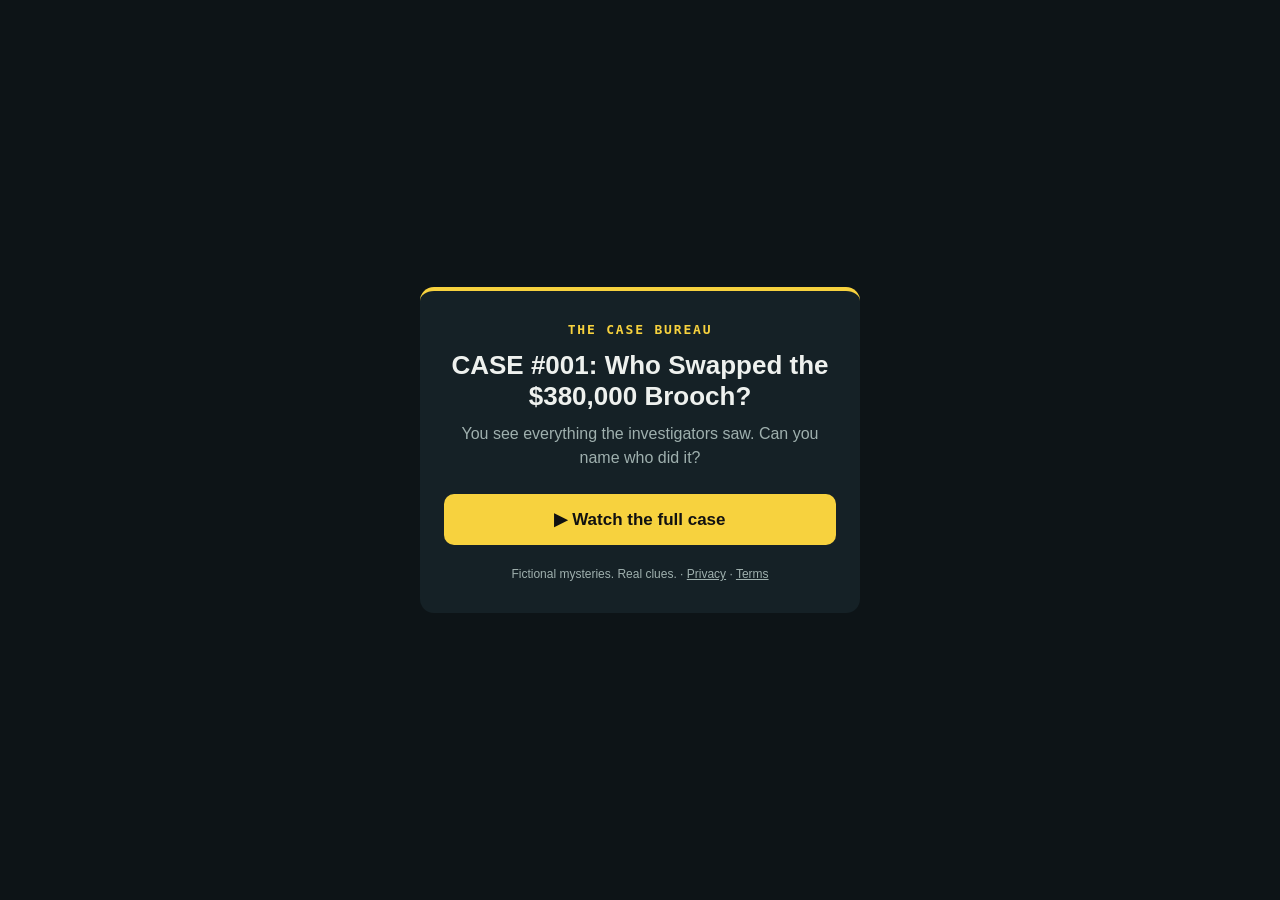
<file: index.html>
<!doctype html>
<html lang="en"><head><meta charset="utf-8"><meta name="viewport" content="width=device-width, initial-scale=1">
<title>The Case Bureau</title><meta http-equiv="refresh" content="2;url=https://youtu.be/7RyRN9iq6zc">
<meta property="og:title" content="CASE #001: Who Swapped the $380,000 Brooch?"><meta property="og:description" content="You see everything the investigators saw. Can you name who did it?">
<style>
:root{--bg:#0d1417;--card:#152126;--ink:#eef1ee;--dim:#9fb0ae;--amber:#f7d23e}
*{box-sizing:border-box}body{margin:0;min-height:100vh;display:grid;place-items:center;background:var(--bg);color:var(--ink);
font-family:-apple-system,BlinkMacSystemFont,"Segoe UI",sans-serif;padding:16px}
main{max-width:440px;width:100%;background:var(--card);border-radius:14px;padding:32px 24px;text-align:center;border-top:4px solid var(--amber)}
.k{font:600 13px/1 ui-monospace,Menlo,monospace;letter-spacing:.14em;color:var(--amber)}
h1{font-size:26px;line-height:1.2;margin:14px 0 10px}p{color:var(--dim);margin:0 0 24px;line-height:1.5}
a.b{display:block;background:var(--amber);color:#111;text-decoration:none;font-weight:700;padding:15px;border-radius:10px;font-size:17px}
small{display:block;margin-top:22px;color:var(--dim);font-size:12px}small a{color:var(--dim)}
</style></head><body><main>
<div class="k">THE CASE BUREAU</div><h1>CASE #001: Who Swapped the $380,000 Brooch?</h1><p>You see everything the investigators saw. Can you name who did it?</p>
<a class="b" href="https://youtu.be/7RyRN9iq6zc">▶ Watch the full case</a>
<small>Fictional mysteries. Real clues. · <a href="privacy.html">Privacy</a> · <a href="terms.html">Terms</a></small>
</main></body></html>
</file>
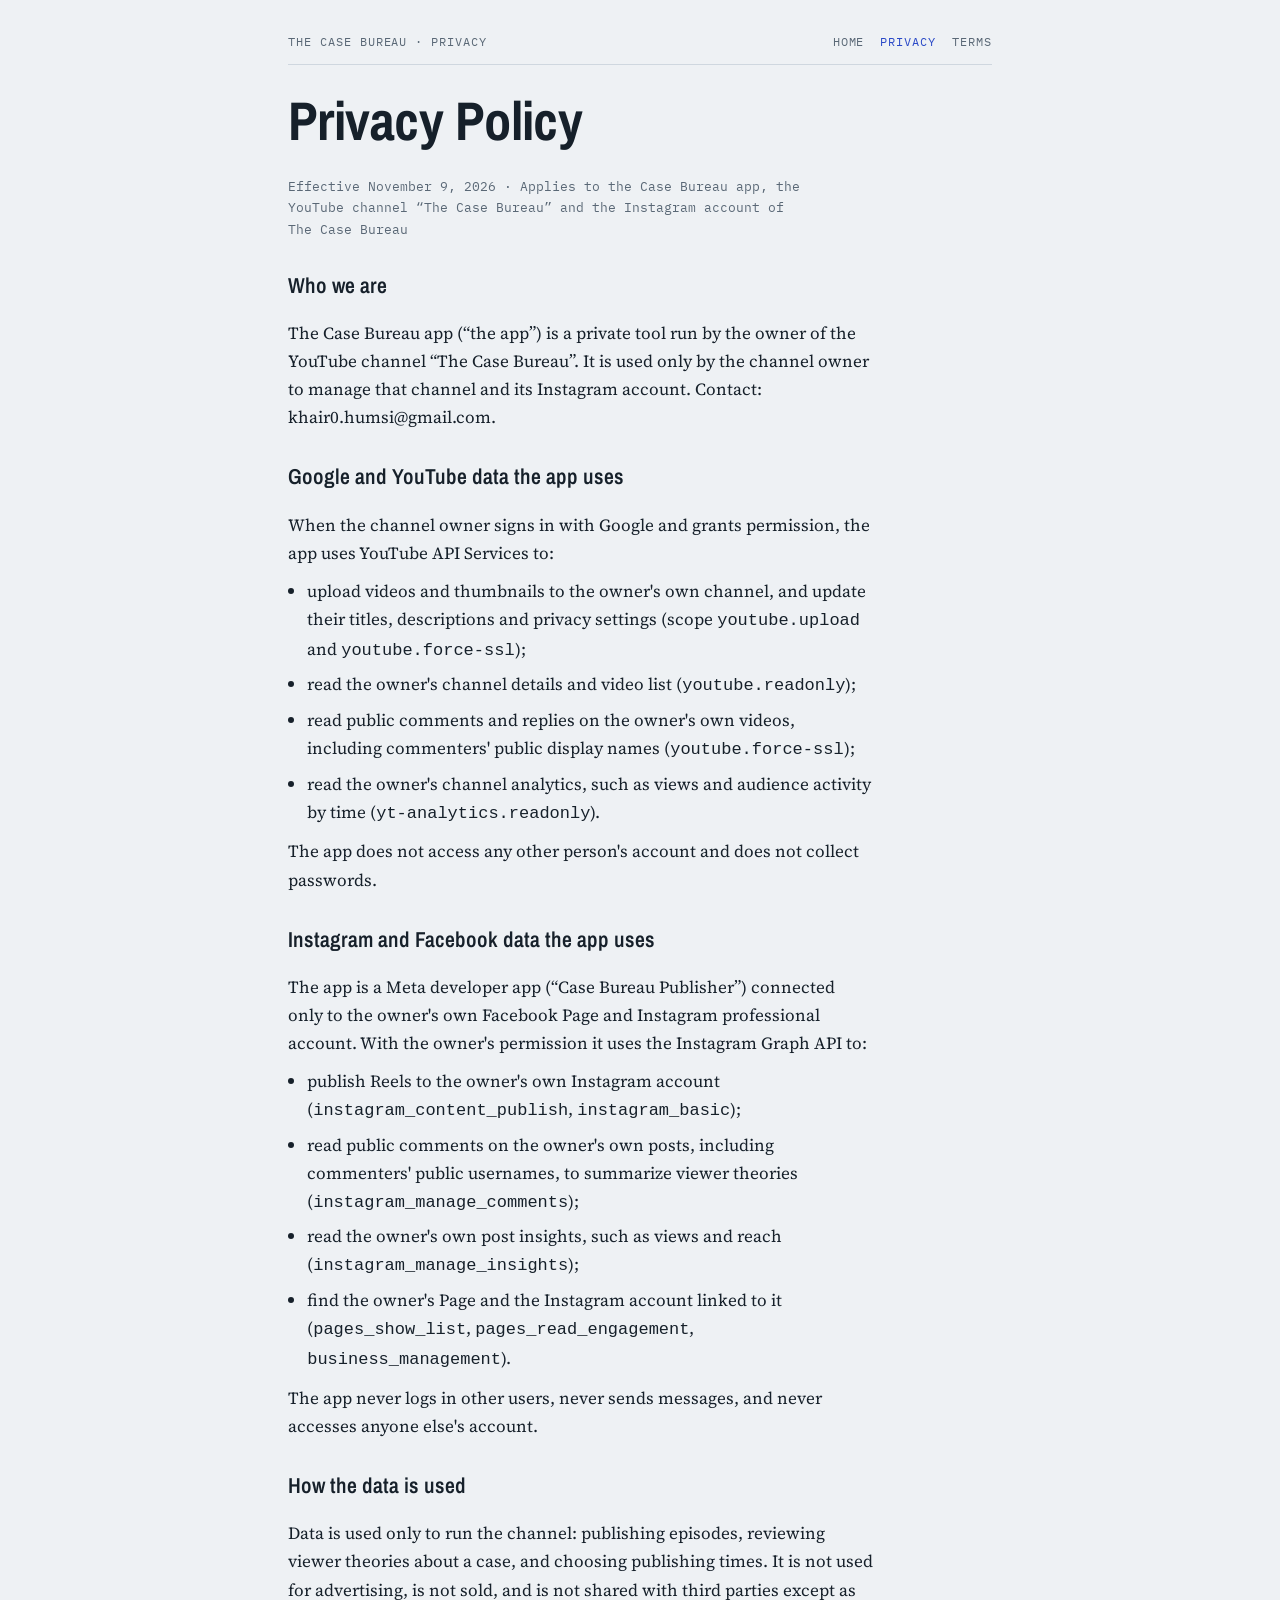
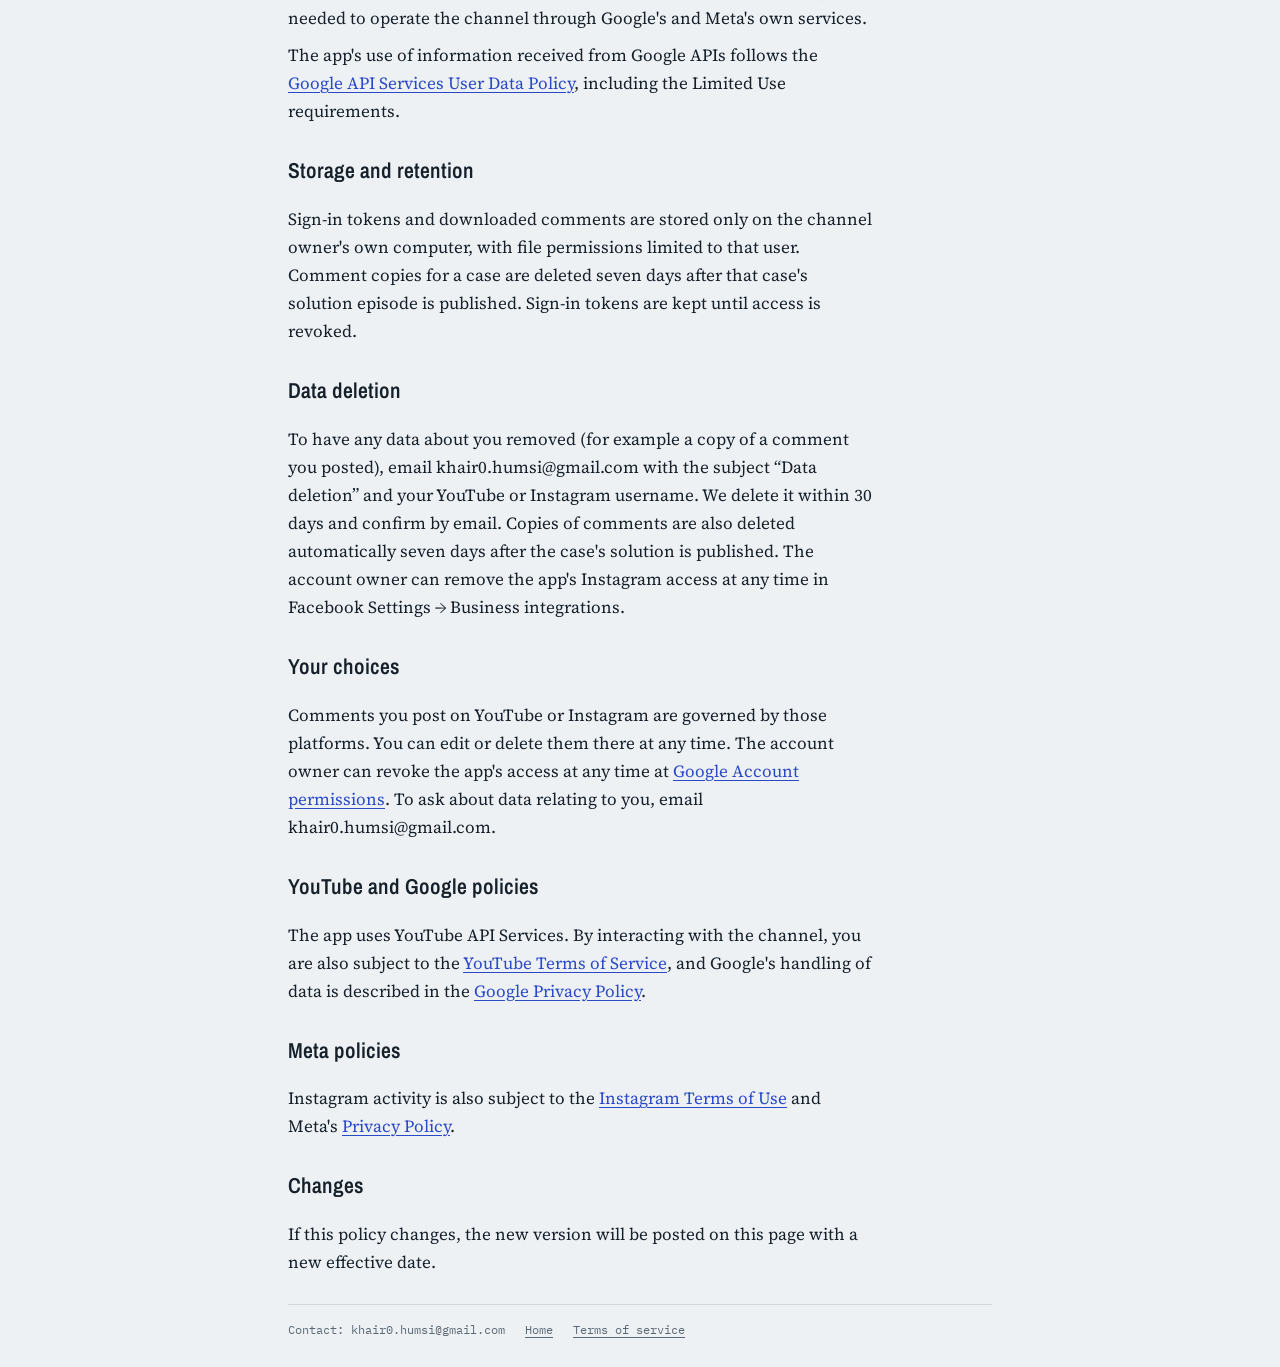
<file: privacy.html>
<!doctype html>
<html lang="en">
<head>
<meta charset="utf-8">
<meta name="viewport" content="width=device-width, initial-scale=1, viewport-fit=cover">
<meta name="claude:viewport-fit-sides" content="cover">
<title>Case Bureau Privacy Policy</title>
<link rel="preconnect" href="https://fonts.googleapis.com">
<link rel="stylesheet" href="https://fonts.googleapis.com/css2?family=Archivo+Narrow:wght@600;700&family=IBM+Plex+Mono:wght@400&family=Source+Serif+4:opsz,wght@8..60,400;8..60,600&display=swap">
<link rel="stylesheet" href="site.css">
</head>
<body>
<main class="file">
  <div class="strip">
    <span>The Case Bureau · Privacy</span>
    <nav aria-label="Site">
      <a href="index.html">Home</a>
      <a href="privacy.html" aria-current="page">Privacy</a>
      <a href="terms.html">Terms</a>
    </nav>
  </div>

  <h1>Privacy Policy</h1>
  <p class="meta">Effective November 9, 2026 · Applies to the Case Bureau app, the YouTube channel “The Case Bureau” and the Instagram account of The Case Bureau</p>

  <section>
    <h2>Who we are</h2>
    <p>The Case Bureau app (“the app”) is a private tool run by the owner of the YouTube channel “The Case Bureau”. It is used only by the channel owner to manage that channel and its Instagram account. Contact: khair0.humsi@gmail.com.</p>
  </section>

  <section>
    <h2>Google and YouTube data the app uses</h2>
    <p>When the channel owner signs in with Google and grants permission, the app uses YouTube API Services to:</p>
    <ul>
      <li>upload videos and thumbnails to the owner's own channel, and update their titles, descriptions and privacy settings (scope <code>youtube.upload</code> and <code>youtube.force-ssl</code>);</li>
      <li>read the owner's channel details and video list (<code>youtube.readonly</code>);</li>
      <li>read public comments and replies on the owner's own videos, including commenters' public display names (<code>youtube.force-ssl</code>);</li>
      <li>read the owner's channel analytics, such as views and audience activity by time (<code>yt-analytics.readonly</code>).</li>
    </ul>
    <p>The app does not access any other person's account and does not collect passwords.</p>
  </section>

  <section id="instagram">
    <h2>Instagram and Facebook data the app uses</h2>
    <p>The app is a Meta developer app (“Case Bureau Publisher”) connected only to the owner's own Facebook Page and Instagram professional account. With the owner's permission it uses the Instagram Graph API to:</p>
    <ul>
      <li>publish Reels to the owner's own Instagram account (<code>instagram_content_publish</code>, <code>instagram_basic</code>);</li>
      <li>read public comments on the owner's own posts, including commenters' public usernames, to summarize viewer theories (<code>instagram_manage_comments</code>);</li>
      <li>read the owner's own post insights, such as views and reach (<code>instagram_manage_insights</code>);</li>
      <li>find the owner's Page and the Instagram account linked to it (<code>pages_show_list</code>, <code>pages_read_engagement</code>, <code>business_management</code>).</li>
    </ul>
    <p>The app never logs in other users, never sends messages, and never accesses anyone else's account.</p>
  </section>

  <section>
    <h2>How the data is used</h2>
    <p>Data is used only to run the channel: publishing episodes, reviewing viewer theories about a case, and choosing publishing times. It is not used for advertising, is not sold, and is not shared with third parties except as needed to operate the channel through Google's and Meta's own services.</p>
    <p>The app's use of information received from Google APIs follows the <a href="https://developers.google.com/terms/api-services-user-data-policy" rel="noopener">Google API Services User Data Policy</a>, including the Limited Use requirements.</p>
  </section>

  <section>
    <h2>Storage and retention</h2>
    <p>Sign-in tokens and downloaded comments are stored only on the channel owner's own computer, with file permissions limited to that user. Comment copies for a case are deleted seven days after that case's solution episode is published. Sign-in tokens are kept until access is revoked.</p>
  </section>

  <section id="data-deletion">
    <h2>Data deletion</h2>
    <p>To have any data about you removed (for example a copy of a comment you posted), email khair0.humsi@gmail.com with the subject “Data deletion” and your YouTube or Instagram username. We delete it within 30 days and confirm by email. Copies of comments are also deleted automatically seven days after the case's solution is published. The account owner can remove the app's Instagram access at any time in Facebook Settings → Business integrations.</p>
  </section>

  <section>
    <h2>Your choices</h2>
    <p>Comments you post on YouTube or Instagram are governed by those platforms. You can edit or delete them there at any time. The account owner can revoke the app's access at any time at <a href="https://myaccount.google.com/permissions" rel="noopener">Google Account permissions</a>. To ask about data relating to you, email khair0.humsi@gmail.com.</p>
  </section>

  <section>
    <h2>YouTube and Google policies</h2>
    <p>The app uses YouTube API Services. By interacting with the channel, you are also subject to the <a href="https://www.youtube.com/t/terms" rel="noopener">YouTube Terms of Service</a>, and Google's handling of data is described in the <a href="https://policies.google.com/privacy" rel="noopener">Google Privacy Policy</a>.</p>
  </section>

  <section>
    <h2>Meta policies</h2>
    <p>Instagram activity is also subject to the <a href="https://help.instagram.com/581066165581870" rel="noopener">Instagram Terms of Use</a> and Meta's <a href="https://www.facebook.com/privacy/policy/" rel="noopener">Privacy Policy</a>.</p>
  </section>

  <section>
    <h2>Changes</h2>
    <p>If this policy changes, the new version will be posted on this page with a new effective date.</p>
  </section>

  <footer>
    <span>Contact: khair0.humsi@gmail.com</span>
    <a href="index.html">Home</a>
    <a href="terms.html">Terms of service</a>
  </footer>
</main>
</body>
</html>
</file>
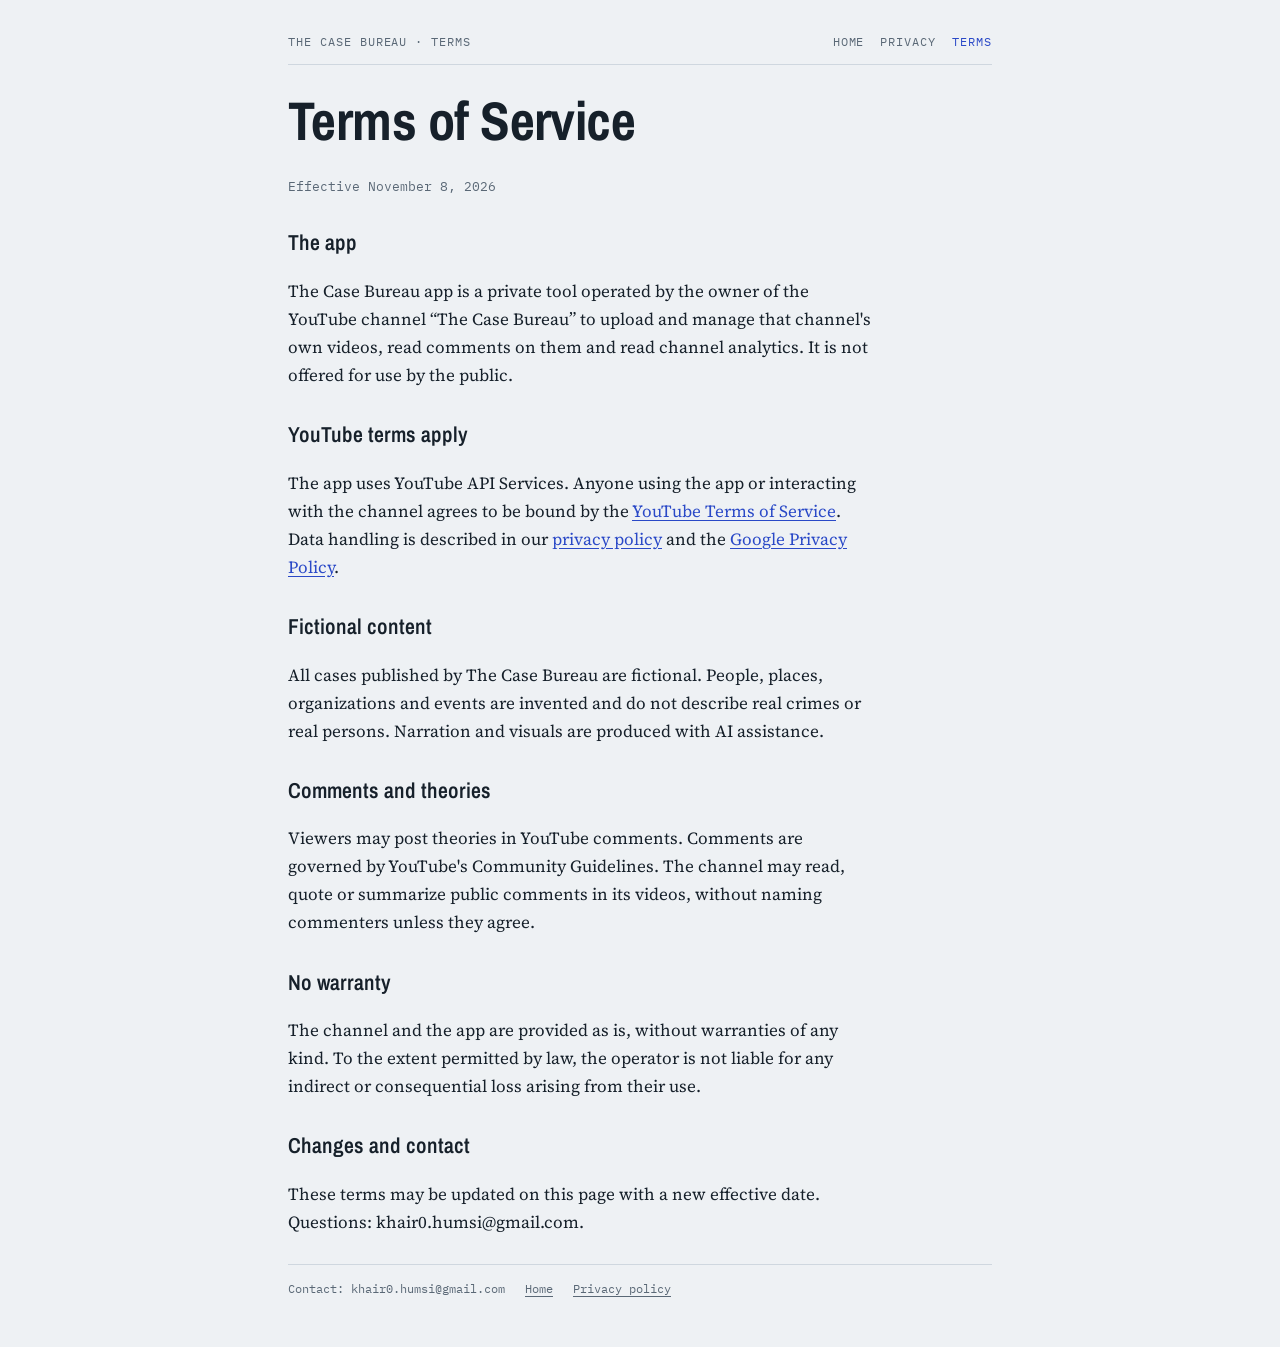
<file: terms.html>
<!doctype html>
<html lang="en">
<head>
<meta charset="utf-8">
<meta name="viewport" content="width=device-width, initial-scale=1, viewport-fit=cover">
<meta name="claude:viewport-fit-sides" content="cover">
<title>Case Bureau Terms of Service</title>
<link rel="preconnect" href="https://fonts.googleapis.com">
<link rel="stylesheet" href="https://fonts.googleapis.com/css2?family=Archivo+Narrow:wght@600;700&family=IBM+Plex+Mono:wght@400&family=Source+Serif+4:opsz,wght@8..60,400;8..60,600&display=swap">
<link rel="stylesheet" href="site.css">
</head>
<body>
<main class="file">
  <div class="strip">
    <span>The Case Bureau · Terms</span>
    <nav aria-label="Site">
      <a href="index.html">Home</a>
      <a href="privacy.html">Privacy</a>
      <a href="terms.html" aria-current="page">Terms</a>
    </nav>
  </div>

  <h1>Terms of Service</h1>
  <p class="meta">Effective November 8, 2026</p>

  <section>
    <h2>The app</h2>
    <p>The Case Bureau app is a private tool operated by the owner of the YouTube channel “The Case Bureau” to upload and manage that channel's own videos, read comments on them and read channel analytics. It is not offered for use by the public.</p>
  </section>

  <section>
    <h2>YouTube terms apply</h2>
    <p>The app uses YouTube API Services. Anyone using the app or interacting with the channel agrees to be bound by the <a href="https://www.youtube.com/t/terms" rel="noopener">YouTube Terms of Service</a>. Data handling is described in our <a href="privacy.html">privacy policy</a> and the <a href="https://policies.google.com/privacy" rel="noopener">Google Privacy Policy</a>.</p>
  </section>

  <section>
    <h2>Fictional content</h2>
    <p>All cases published by The Case Bureau are fictional. People, places, organizations and events are invented and do not describe real crimes or real persons. Narration and visuals are produced with AI assistance.</p>
  </section>

  <section>
    <h2>Comments and theories</h2>
    <p>Viewers may post theories in YouTube comments. Comments are governed by YouTube's Community Guidelines. The channel may read, quote or summarize public comments in its videos, without naming commenters unless they agree.</p>
  </section>

  <section>
    <h2>No warranty</h2>
    <p>The channel and the app are provided as is, without warranties of any kind. To the extent permitted by law, the operator is not liable for any indirect or consequential loss arising from their use.</p>
  </section>

  <section>
    <h2>Changes and contact</h2>
    <p>These terms may be updated on this page with a new effective date. Questions: khair0.humsi@gmail.com.</p>
  </section>

  <footer>
    <span>Contact: khair0.humsi@gmail.com</span>
    <a href="index.html">Home</a>
    <a href="privacy.html">Privacy policy</a>
  </footer>
</main>
</body>
</html>
</file>
<file: site.css>
/* Case-file layout: a narrow single column like a typed dossier, with a mono header strip and sapphire accent. */
:root {
  --paper: #eef1f4;
  --sheet: #f8fafb;
  --ink: #16202a;
  --muted: #5a6876;
  --rule: #cfd7df;
  --sapphire: #2a49c7;
  --stamp: #a3262e;
  --display: "Archivo Narrow", "Arial Narrow", "Helvetica Neue", sans-serif;
  --body: "Source Serif 4", Georgia, "Times New Roman", serif;
  --mono: "IBM Plex Mono", ui-monospace, Menlo, monospace;
}
@media (prefers-color-scheme: dark) {
  :root:not([data-theme="light"]) {
    --paper: #0e131a; --sheet: #151c25; --ink: #e3e9ef; --muted: #98a6b4;
    --rule: #2a3542; --sapphire: #8fa5ff; --stamp: #ff7a82; color-scheme: dark;
  }
}
:root[data-theme="dark"] {
  --paper: #0e131a; --sheet: #151c25; --ink: #e3e9ef; --muted: #98a6b4;
  --rule: #2a3542; --sapphire: #8fa5ff; --stamp: #ff7a82; color-scheme: dark;
}
* { box-sizing: border-box; }
body {
  background: var(--paper); color: var(--ink); font-family: var(--body);
  font-size: 1.0625rem; line-height: 1.65; margin: 0;
  padding-left: max(16px, env(safe-area-inset-left, 0px));
  padding-right: max(16px, env(safe-area-inset-right, 0px));
  padding-block: 2rem 3rem;
}
.file { max-width: 44rem; margin: 0 auto; display: grid; gap: 1.75rem; }
.strip {
  display: flex; flex-wrap: wrap; gap: .5rem 1.25rem; justify-content: space-between;
  font-family: var(--mono); font-size: .75rem; letter-spacing: .08em; text-transform: uppercase;
  color: var(--muted); border-bottom: 1px solid var(--rule); padding-bottom: .75rem;
}
.strip a { color: var(--muted); text-decoration: none; }
.strip a:hover, .strip a[aria-current="page"] { color: var(--sapphire); }
.strip nav { display: flex; gap: 1rem; flex-wrap: wrap; }
h1 {
  font-family: var(--display); font-weight: 700; font-size: clamp(2.2rem, 7vw, 3.4rem);
  line-height: 1.02; letter-spacing: -.01em; margin: 0; text-wrap: balance;
}
h2 {
  font-family: var(--display); font-weight: 600; font-size: 1.35rem; margin: 0 0 .4rem;
  text-wrap: balance;
}
p, ul { margin: 0; max-width: 65ch; }
ul { padding-left: 1.2rem; display: grid; gap: .35rem; }
section { display: grid; gap: .6rem; }
a { color: var(--sapphire); text-underline-offset: 3px; }
a:focus-visible { outline: 2px solid var(--sapphire); outline-offset: 2px; }
.lede { font-size: 1.2rem; color: var(--ink); }
.meta { font-family: var(--mono); font-size: .8rem; color: var(--muted); }
.stamp {
  justify-self: start; font-family: var(--mono); font-size: .75rem; letter-spacing: .14em;
  text-transform: uppercase; color: var(--stamp); border: 1.5px solid var(--stamp);
  padding: .2rem .55rem; transform: rotate(-2deg);
}
.sheet {
  background: var(--sheet); border: 1px solid var(--rule); padding: 1.25rem 1.4rem;
  display: grid; gap: .6rem;
}
.facts { display: grid; grid-template-columns: max-content 1fr; gap: .4rem 1.25rem; margin: 0; }
.facts dt { font-family: var(--mono); font-size: .78rem; text-transform: uppercase; letter-spacing: .08em; color: var(--muted); padding-top: .2rem; }
.facts dd { margin: 0; min-width: 0; overflow-wrap: anywhere; }
@media (max-width: 480px) { .facts { grid-template-columns: 1fr; } .facts dd { margin-bottom: .5rem; } }
footer { border-top: 1px solid var(--rule); padding-top: .9rem; font-family: var(--mono); font-size: .75rem; color: var(--muted); display: flex; flex-wrap: wrap; gap: .5rem 1.25rem; }
footer a { color: var(--muted); }
</file>
